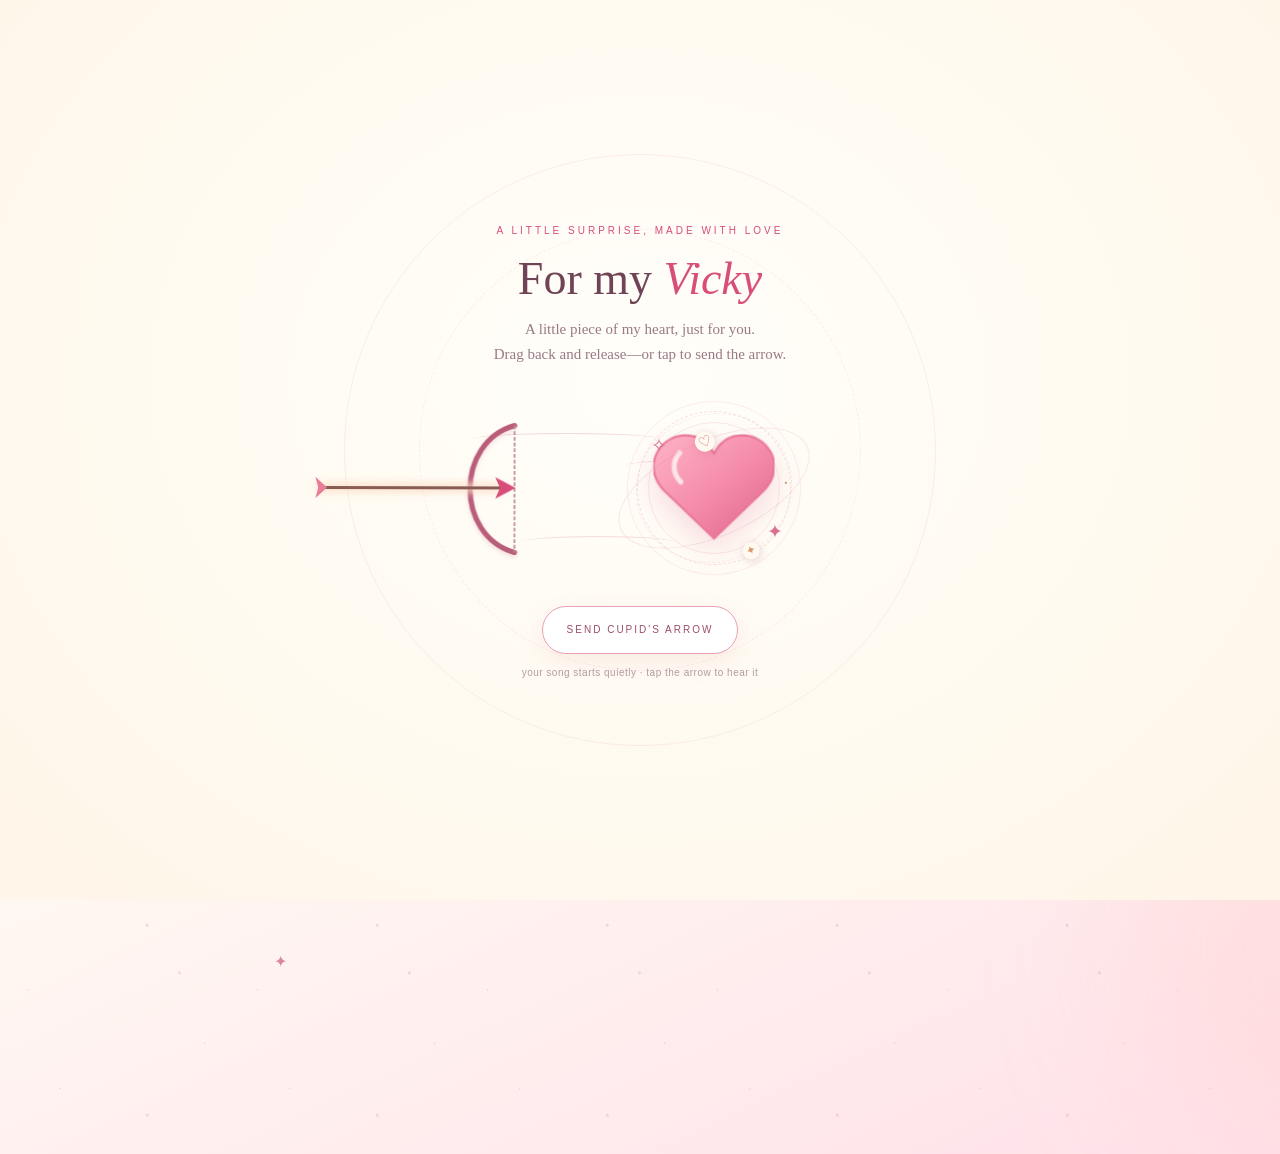
<file: index.html>
<!doctype html>
<html lang="en">
<head>
  <meta charset="utf-8">
  <meta name="viewport" content="width=device-width, initial-scale=1">
  <meta name="theme-color" content="#fffaf0">
  <meta name="description" content="A little love letter for Victoria, made with all my heart.">
  <title>For Victoria, with love</title>
  <link rel="stylesheet" href="style.css">
</head>
<body>
  <section class="intro" id="intro" aria-label="A surprise for Vicky">
    <div class="intro-card">
      <p class="intro-kicker">a little surprise, made with love</p>
      <h2 class="intro-title">For my <span>Vicky</span></h2>
      <p class="intro-copy">A little piece of my heart, just for you.<br>Drag back and release—or tap to send the arrow.</p>
      <div class="shooting-stage" id="shooting-stage" aria-label="Drag back on the bow to feel the breeze and shoot Cupid's arrow">
        <span class="wind-ribbon wind-ribbon-one"></span>
        <span class="wind-ribbon wind-ribbon-two"></span>
        <span class="wind-ribbon wind-ribbon-three"></span>
        <svg class="bow" viewBox="0 0 90 150">
          <path class="bow-curve" d="M75 8 C12 26 12 124 75 142"/>
          <path class="bow-string" d="M75 8 L75 142"/>
        </svg>
        <svg class="arrow" viewBox="0 0 210 36">
          <path class="arrow-glow" d="M7 18 H194"/>
          <path class="arrow-shaft" d="M7 18 H194"/>
          <path class="arrow-head" d="M208 18 L187 7 L192 18 L187 29 Z"/>
          <path class="arrow-feather" d="M14 18 L2 7 L5 18 L2 29 Z"/>
        </svg>
        <span class="heart-aura" aria-hidden="true"></span>
        <span class="heart-orbit heart-orbit-one" aria-hidden="true"><i>♡</i></span>
        <span class="heart-orbit heart-orbit-two" aria-hidden="true"><i>✦</i></span>
        <span class="heart-sparkle heart-sparkle-one" aria-hidden="true">✧</span>
        <span class="heart-sparkle heart-sparkle-two" aria-hidden="true">✦</span>
        <span class="heart-sparkle heart-sparkle-three" aria-hidden="true">·</span>
        <svg class="heart-target" viewBox="0 0 120 112">
          <defs>
            <clipPath id="heart-left-clip"><rect x="0" y="0" width="60" height="112"/></clipPath>
            <clipPath id="heart-right-clip"><rect x="60" y="0" width="60" height="112"/></clipPath>
            <linearGradient id="heart-gloss" x1="0" y1="0" x2="1" y2="1">
              <stop offset="0%" stop-color="#ffb5c8"/>
              <stop offset="52%" stop-color="#f58cab"/>
              <stop offset="100%" stop-color="#df6489"/>
            </linearGradient>
          </defs>
          <g class="heart-half heart-left" clip-path="url(#heart-left-clip)">
            <path class="heart-fill" fill="url(#heart-gloss)" d="M60 106 11 59C-14 34 8 0 36 4c11 1 19 8 24 18C65 12 73 5 84 4c28-4 50 30 25 55z"/>
            <path class="heart-shine" d="M26 21c-8 9-7 21 1 29" fill="none" stroke="#fff8f1" stroke-linecap="round" stroke-width="5"/>
          </g>
          <g class="heart-half heart-right" clip-path="url(#heart-right-clip)">
            <path class="heart-fill" fill="url(#heart-gloss)" d="M60 106 11 59C-14 34 8 0 36 4c11 1 19 8 24 18C65 12 73 5 84 4c28-4 50 30 25 55z"/>
          </g>
          <path class="heart-crack" d="m60 25-7 13 9 10-8 12 9 11-7 13" fill="none" stroke="#fff8f1" stroke-linecap="round" stroke-linejoin="round" stroke-width="2.5"/>
        </svg>
        <span class="impact-flash"></span>
      </div>
      <button class="open-button" id="open" type="button">Send Cupid's arrow</button>
      <p class="intro-footnote">your song starts quietly · tap the arrow to hear it</p>
    </div>
  </section>

  <main class="page" id="page" aria-label="Our love story">
    <span id="home" class="route-anchor" aria-hidden="true"></span>
    <div class="ambient" aria-hidden="true">
      <div class="glow glow-one"></div>
      <div class="glow glow-two"></div>
    </div>
    <div class="sparkles" id="sparkles" aria-hidden="true"></div>
    <div class="heart-rain" id="heart-rain" aria-hidden="true"></div>
    <div class="content" id="home-view">
      <p class="eyebrow">to the girl who has my whole heart</p>
      <h1>My Victoria<span>my Vicky</span></h1>
      <p class="for-you">Every love song somehow sounds like you ♡</p>
      <div class="heart-ornament" aria-hidden="true">♥</div>

      <section class="letter" aria-label="A letter for Victoria">
        <p class="letter-label">a note from my heart</p>
        <p class="message">I miss you <em>every second in my life.</em><br>I love you soooo much and forever.<br>You have always been in my mind.</p>
        <p class="signature">All my love, always<strong>your biggest admirer zyad ♡</strong></p>
        <p class="promise">Wherever life takes us, you'll always have a home in my heart.</p>
        <p class="promise romantic-note">If I could choose one place to be, it would be right beside you. Until then, every heartbeat is another little reminder that I love you, Vicky.</p>
      </section>

      <section class="player" id="player" data-playing="false" aria-label="Music player">
        <button class="play-button" id="play" type="button" aria-label="Play A Thousand Years">▶</button>
        <div class="track">
          <span class="track-title">A Thousand Years</span>
          <span class="track-artist">CHRISTINA PERRI · JUST FOR YOU</span>
        </div>
        <span class="sound" aria-hidden="true">♫</span>
        <div class="progress-row">
          <span id="current-time">0:00</span>
          <input class="progress" id="progress" type="range" min="0" max="100" value="0" aria-label="Song position">
          <span id="duration">0:00</span>
        </div>
        <p class="music-note" id="music-note" aria-live="polite">A song for my forever person. Press play to listen ♡</p>
      </section>

      <p class="footer">No matter the distance, <span>my heart is always with you.</span></p>
      <button class="kiss-button" id="kiss" type="button">send a little love ♡</button>
      <a class="journey-link" id="story-link" href="#our-story">
        <span class="journey-icon" aria-hidden="true">✧</span>
        <span class="journey-copy"><strong>There's more I want to tell you</strong><small>Our 49 days, and all the tomorrows ♡</small></span>
        <span class="journey-arrow" aria-hidden="true">→</span>
      </a>
    </div>
    <section class="story-view" id="our-story" aria-labelledby="story-title">
      <nav class="story-nav" aria-label="Story navigation">
        <a class="back-link" id="home-link" href="#home">← Back to my letter</a>
        <button class="story-music" id="story-play" type="button" aria-label="Pause A Thousand Years">
          <span class="story-music-icon" aria-hidden="true">♫</span>
          <span id="story-music-label">Your song is playing</span>
          <span class="story-music-toggle" id="story-music-toggle" aria-hidden="true">Ⅱ</span>
        </button>
      </nav>

      <header class="story-hero story-reveal">
        <div class="orbit-heart" aria-hidden="true"><span>♥</span></div>
        <p class="story-eyebrow">a little time capsule, made just for us</p>
        <h2 id="story-title">49 Days <span>of Us</span></h2>
        <p class="story-date">September 24 <i>✧</i> November 12</p>
        <p class="story-intro">The world kept changing. The best thing in mine stayed the same: <em>you.</em></p>
        <a class="discover-link" href="#our-moments">come wander through our story <span>↓</span></a>
      </header>

      <section class="story-stats" aria-label="Our time together">
        <article class="stat-card story-reveal">
          <span class="stat-number">49</span>
          <span class="stat-caption">days of choosing us</span>
          <span class="stat-decoration" aria-hidden="true">♡</span>
        </article>
        <article class="stat-card story-reveal">
          <span class="stat-number">2</span>
          <span class="stat-caption">hearts, always connected</span>
          <span class="stat-decoration" aria-hidden="true">♡</span>
        </article>
        <article class="stat-card story-reveal">
          <span class="stat-number">∞</span>
          <span class="stat-caption">tomorrows I want with you</span>
          <span class="stat-decoration" aria-hidden="true">♡</span>
        </article>
      </section>

      <section class="moments-section" id="our-moments" aria-labelledby="moments-title">
        <header class="section-heading story-reveal">
          <p class="story-eyebrow">the world kept turning</p>
          <h3 id="moments-title">And we kept <em>choosing each other.</em></h3>
          <p>So many things changed out there. Here's a little snapshot of the world during our first 49 days.</p>
        </header>
        <div class="moments-timeline">
          <article class="moment-card story-reveal">
            <span class="moment-icon" aria-hidden="true">🪐</span>
            <div><p class="moment-label">A little farther away</p><h4>The universe had more to tell</h4><p>Scientists made new discoveries about planets and black holes, reminding us how wonderfully vast the universe can be.</p></div>
          </article>
          <article class="moment-card story-reveal">
            <span class="moment-icon" aria-hidden="true">🚀</span>
            <div><p class="moment-label">A little farther ahead</p><h4>A new record on Mars</h4><p>NASA's Mars explorers pushed a driving record even farther across the red planet.</p></div>
          </article>
          <article class="moment-card story-reveal">
            <span class="moment-icon" aria-hidden="true">🌙</span>
            <div><p class="moment-label">A little closer to the Moon</p><h4>Something new among the stars</h4><p>A new lunar mineral made the Moon feel full of fresh mysteries waiting to be found.</p></div>
          </article>
          <article class="moment-card story-reveal">
            <span class="moment-icon" aria-hidden="true">📱</span>
            <div><p class="moment-label">New things in our hands</p><h4>Technology took another step</h4><p>The iPhone 18 arrived with new technology, and the world found even more ways to stay connected.</p></div>
          </article>
          <article class="moment-card story-reveal">
            <span class="moment-icon" aria-hidden="true">🤖</span>
            <div><p class="moment-label">The future kept unfolding</p><h4>AI grew a little smarter</h4><p>New ideas in artificial intelligence kept turning science fiction into something closer to everyday life.</p></div>
          </article>
          <article class="moment-card story-reveal">
            <span class="moment-icon" aria-hidden="true">🚕</span>
            <div><p class="moment-label">Dreams taking flight</p><h4>Flying cars felt closer</h4><p>The dream of flying cars kept moving toward reality, making tomorrow feel full of possibility.</p></div>
          </article>
          <article class="moment-card story-reveal">
            <span class="moment-icon" aria-hidden="true">☀️</span>
            <div><p class="moment-label">A little wonder above us</p><h4>The Sun kept its secrets</h4><p>Scientists spotted mysterious things happening on the Sun, a reminder that even our closest star can still surprise us.</p></div>
          </article>
        </div>
      </section>

      <section class="distance-note story-reveal">
        <div class="distance-stars" aria-hidden="true">✦　·　♡　·　✦</div>
        <p class="story-eyebrow">even from far away</p>
        <h3>Miles apart.<br><em>Never far from my heart.</em></h3>
        <p>Distance, time, and difficult days can stretch the miles between us, but they will never change what we have. In every quiet moment, every little good morning, every song that makes me think of you—I'm choosing you, again and again.</p>
        <div class="distance-signature">right here, loving you <span>♥</span></div>
      </section>

      <section class="forever-card story-reveal">
        <span class="forever-flower" aria-hidden="true">❀</span>
        <p class="story-eyebrow">not just a chapter</p>
        <h3>I want us to be<br><em>the whole story.</em></h3>
        <p>Through every change, every challenge, every distance, and every tomorrow. I don't want to be just a chapter in your life—I want to write all the pages beside you.</p>
        <p class="forever-promise">No matter what happens,<br><strong>it's you and me.</strong></p>
        <div class="forever-days">Not just for 49 days. <span>For a lifetime.</span></div>
        <div class="forever-confetti" aria-hidden="true"><i>♡</i><i>✧</i><i>♥</i><i>✦</i><i>♡</i></div>
      </section>

      <footer class="story-footer story-reveal">
        <p>Thank you for being my favorite hello,<br>my sweetest thought, and my always.</p>
        <h3>All my love, <em>Vicky.</em></h3>
        <a class="back-to-top" href="#our-story">back to the beginning ↑</a>
      </footer>
    </section>
    <audio id="song" preload="auto" autoplay muted playsinline loop>
      <source src="Thouthand.mp3" type="audio/mpeg">
    </audio>
  </main>
  <script src="script.js" defer></script>
</body>
</html>
</file>
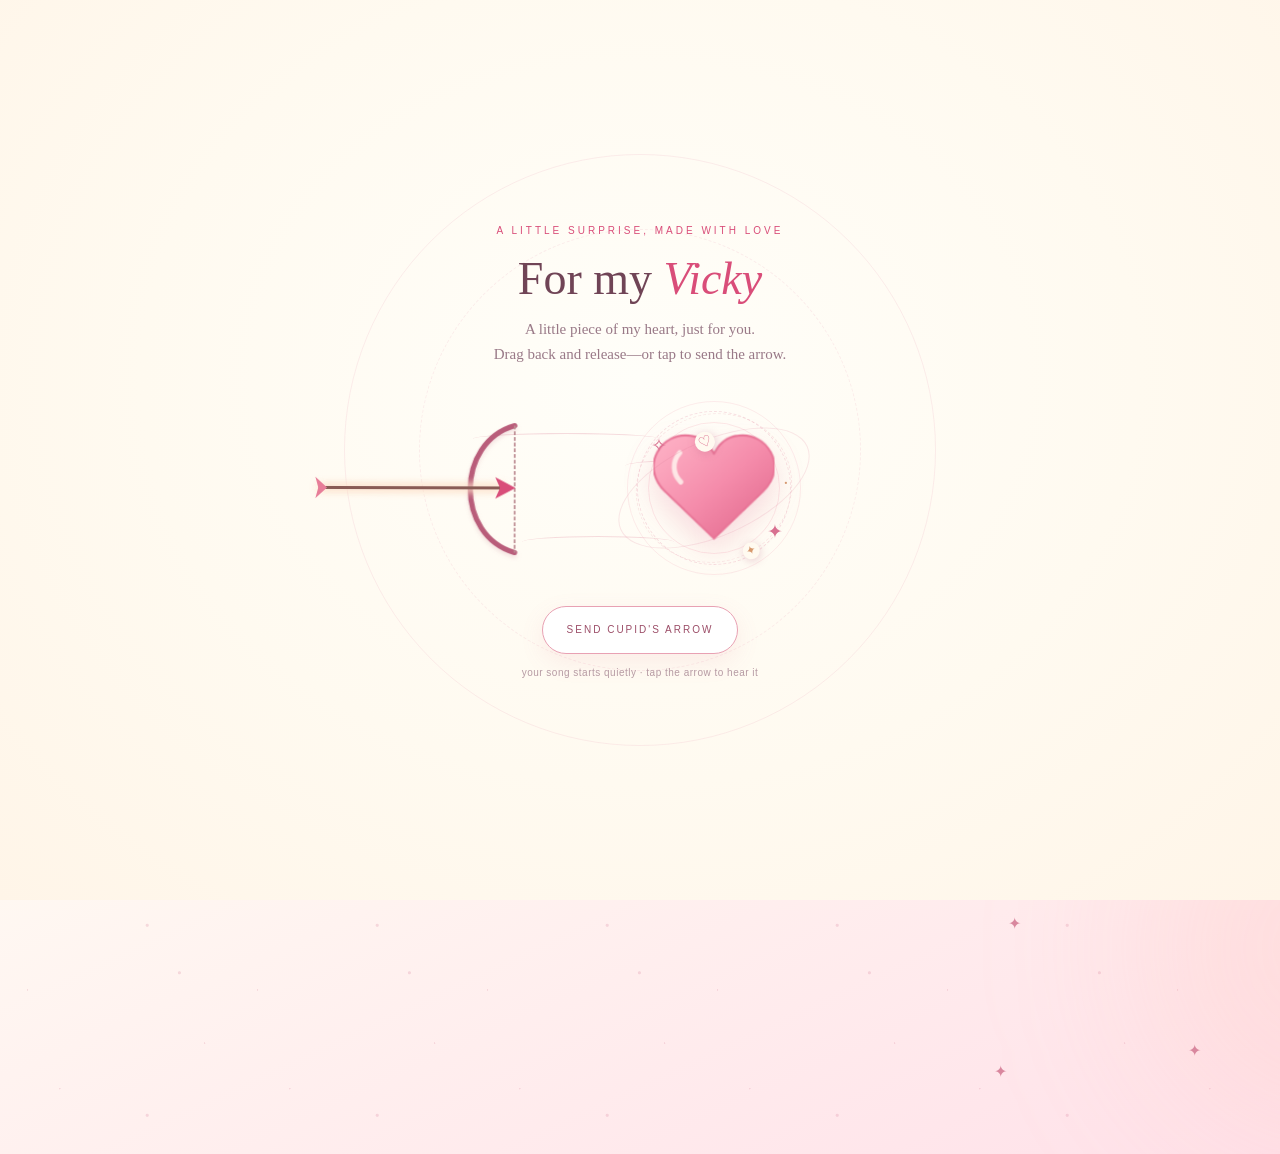
<file: i_love_you.html>
<!doctype html>
<html lang="en">
<head>
  <meta charset="utf-8">
  <meta name="viewport" content="width=device-width, initial-scale=1">
  <meta name="robots" content="noindex">
  <meta http-equiv="refresh" content="0; url=index.html">
  <title>Taking you to Victoria's love letter</title>
  <script>window.location.replace("index.html");</script>
</head>
<body>
  <p>This love letter has moved. <a href="index.html">Open Victoria's letter</a>.</p>
</body>
</html>
</file>
<file: style.css>
:root {
  color-scheme: light;
  --pink: #f27b9e;
  --pink-deep: #d94d79;
  --pink-soft: #ffb4c7;
  --rosewater: #fff0f3;
  --vanilla: #fffaf0;
  --ink: #663b4d;
  --muted: #9c7181;
}

* {
  box-sizing: border-box;
}

html {
  min-height: 100%;
  scroll-behavior: smooth;
}

body {
  min-width: 320px;
  min-height: 100vh;
  margin: 0;
  overflow-x: hidden;
  background: #fff3f5;
  color: var(--ink);
  font-family: Georgia, "Times New Roman", serif;
}

button,
input {
  font: inherit;
}

button:focus-visible,
input:focus-visible {
  outline: 3px solid #d94d79;
  outline-offset: 4px;
}

.intro {
  position: fixed;
  z-index: 20;
  inset: 0;
  display: grid;
  overflow: hidden;
  place-items: center;
  padding: 24px;
  background:
    radial-gradient(ellipse at 50% 42%, #fffef9 0, #fffaf0 55%, #fff5e8 100%);
  text-align: center;
  transition: opacity 900ms ease, visibility 900ms ease;
}

.intro::before,
.intro::after {
  position: absolute;
  width: min(74vw, 590px);
  aspect-ratio: 1;
  border: 1px solid #e89bb22c;
  border-radius: 50%;
  content: "";
  pointer-events: none;
  animation: halo-turn 38s linear infinite;
}

.intro::after {
  width: min(56vw, 440px);
  border-style: dashed;
  animation-direction: reverse;
  animation-duration: 55s;
}

.intro.is-opening {
  pointer-events: none;
}

.intro.is-gone {
  visibility: hidden;
  opacity: 0;
}

.intro-card {
  position: relative;
  z-index: 1;
  display: grid;
  justify-items: center;
  width: min(100%, 560px);
  gap: 12px;
  animation: welcome-in 900ms both;
}

.intro-kicker,
.eyebrow {
  margin: 0;
  color: var(--pink-deep);
  font: 10px/1.6 Arial, sans-serif;
  letter-spacing: 3px;
  text-transform: uppercase;
}

.intro-title {
  margin: 1px 0 0;
  color: #704456;
  font-size: clamp(29px, 6vw, 46px);
  font-weight: 400;
}

.intro-title span {
  color: var(--pink-deep);
  font-style: italic;
}

.intro-copy {
  max-width: 355px;
  margin: 0;
  color: #997987;
  font-size: 15px;
  line-height: 1.7;
}

.shooting-stage {
  position: relative;
  width: min(88vw, 490px);
  height: clamp(160px, 31vw, 210px);
  margin: 3px 0 0;
  cursor: crosshair;
  touch-action: none;
  user-select: none;
  -webkit-user-select: none;
}

.wind-ribbon {
  position: absolute;
  z-index: 0;
  left: 16%;
  width: 38%;
  height: 12px;
  border-top: 1px solid #e6a3b399;
  border-radius: 50%;
  opacity: .62;
  pointer-events: none;
  transform: translate3d(var(--gust-x, 0px), var(--gust-y, 0px), 0);
  animation: breeze-flow var(--duration, 2.8s) ease-in-out var(--delay, 0s) infinite alternate;
}

.wind-ribbon-one { top: 24%; }
.wind-ribbon-two { top: 73%; left: 26%; width: 31%; }
.wind-ribbon-three { top: 37%; left: 47%; width: 24%; }

.bow {
  position: absolute;
  top: 50%;
  left: 9%;
  width: clamp(70px, 17vw, 91px);
  height: 142px;
  overflow: visible;
  transform: translate3d(var(--bow-x, 0px), var(--bow-y, 0px), 0) translateY(-50%) rotate(var(--bow-tilt, 0deg));
  transform-origin: 75px 75px;
  will-change: transform;
}

.bow-curve {
  fill: none;
  stroke: #b95d7a;
  stroke-linecap: round;
  stroke-width: 5.5;
  filter: drop-shadow(0 3px 2px #bd67812c);
}

.bow-string {
  fill: none;
  stroke: #bd8c92;
  stroke-width: 1.8;
  stroke-dasharray: 4 2;
}

.shooting-stage.is-drawing .bow-curve {
  stroke: #d34f78;
  filter: drop-shadow(0 0 7px #ec759578);
}

.shooting-stage.is-drawing .bow-string {
  stroke: #d44c77;
  stroke-width: 2.4;
}

.heart-target {
  position: absolute;
  top: 50%;
  left: 65%;
  width: clamp(88px, 20vw, 121px);
  height: auto;
  overflow: visible;
  transform: translate(-50%, -50%);
  filter: drop-shadow(0 13px 15px #d94d7930);
  animation: heart-beat 1.65s ease-in-out infinite;
  will-change: transform;
}

.heart-aura {
  position: absolute;
  top: 50%;
  left: 65%;
  width: clamp(130px, 30vw, 174px);
  aspect-ratio: 1;
  border: 1px solid #e77a9a23;
  border-radius: 50%;
  pointer-events: none;
  transform: translate(-50%, -50%);
  animation: aura-breathe 3s ease-in-out infinite;
}

.heart-aura::before,
.heart-aura::after {
  position: absolute;
  inset: 9px;
  border: 1px dashed #db739337;
  border-radius: inherit;
  content: "";
  animation: halo-turn 18s linear infinite;
}

.heart-aura::after {
  inset: 20px;
  border-style: solid;
  border-color: #ef9caf38;
  animation-direction: reverse;
  animation-duration: 13s;
}

.shooting-stage.is-drawing .heart-aura {
  border-color: #d65b817a;
  animation-duration: .8s;
}

.heart-orbit {
  position: absolute;
  z-index: 1;
  top: 50%;
  left: 65%;
  width: clamp(150px, 35vw, 205px);
  height: clamp(68px, 16vw, 96px);
  border: 1px solid #da77932b;
  border-radius: 50%;
  pointer-events: none;
  transform: translate(-50%, -50%) rotate(-24deg);
  animation: heart-orbit-turn 8s linear infinite;
}

.heart-orbit-two {
  width: clamp(116px, 27vw, 158px);
  height: clamp(112px, 25vw, 148px);
  border-color: #e6a0ad38;
  border-style: dashed;
  animation-direction: reverse;
  animation-duration: 12s;
}

.heart-orbit i {
  position: absolute;
  top: -9px;
  left: 50%;
  display: grid;
  width: 20px;
  height: 20px;
  place-items: center;
  border-radius: 50%;
  background: #fffaf0;
  box-shadow: 0 2px 9px #bd63834c;
  color: #d65b81;
  font-size: 15px;
  font-style: normal;
}

.heart-orbit-two i {
  top: auto;
  bottom: -8px;
  width: 17px;
  height: 17px;
  color: #d7996d;
  font-size: 12px;
}

.heart-sparkle {
  position: absolute;
  z-index: 1;
  top: 50%;
  left: 65%;
  color: #d87090;
  font-size: 19px;
  pointer-events: none;
  animation: heart-twinkle 1.8s ease-in-out infinite;
}

.heart-sparkle-one { margin: -54px 0 0 -63px; }
.heart-sparkle-two { margin: 32px 0 0 53px; animation-delay: -.6s; }
.heart-sparkle-three { margin: -16px 0 0 70px; color: #d69a72; animation-delay: -1.1s; }

.heart-fill {
  fill: url(#heart-gloss);
  stroke: #e87496;
  stroke-width: 2;
  stroke-linejoin: round;
}

.heart-shine {
  fill: none;
  opacity: .8;
  stroke-dasharray: 48;
  stroke-dashoffset: 0;
  animation: heart-shine-sweep 2.8s ease-in-out infinite;
}

.heart-half {
  transform-box: view-box;
  transform-origin: 60px 56px;
  will-change: transform, opacity;
}

.heart-crack {
  opacity: 0;
  filter: drop-shadow(0 0 3px #fff8f1);
}

.arrow {
  position: absolute;
  z-index: 2;
  top: calc(50% + var(--arrow-y, 0px));
  left: calc(25% + var(--arrow-x, 0px));
  width: clamp(148px, 36vw, 205px);
  height: 35px;
  overflow: visible;
  transform: translate(calc(-100% + var(--arrow-pull, 0px)), -50%) rotate(var(--arrow-angle, 0deg));
  transform-origin: 100% 50%;
  will-change: transform;
}

.arrow-glow {
  fill: none;
  stroke: #fff3d4;
  stroke-linecap: round;
  stroke-width: 8;
  opacity: .8;
  filter: blur(4px);
}

.arrow-shaft {
  stroke: #895b55;
  stroke-linecap: round;
  stroke-width: 3.2;
  filter: drop-shadow(0 0 5px #f4a8a5bb);
}

.arrow-head {
  fill: #d94d79;
}

.arrow-feather {
  fill: #e77d98;
}

.intro.is-firing .arrow {
  animation: arrow-strike var(--flight-time, 900ms) cubic-bezier(.16, .86, .28, 1) forwards;
}

.intro.is-hit .heart-target {
  animation: heart-impact 440ms cubic-bezier(.16, .9, .28, 1) both;
}

.intro.is-hit .heart-left {
  animation: heart-split-left 1.12s cubic-bezier(.16, .72, .24, 1) 100ms both;
}

.intro.is-hit .heart-right {
  animation: heart-split-right 1.12s cubic-bezier(.16, .72, .24, 1) 100ms both;
}

.intro.is-hit .heart-crack {
  animation: crack-flash 540ms ease-out both;
}

.intro.is-hit .heart-aura,
.intro.is-hit .heart-orbit,
.intro.is-hit .heart-sparkle {
  animation: impact-dissolve 450ms ease-out both;
}

.intro.is-hit .heart-shine {
  animation: shine-flash 450ms ease-out both;
}

.intro.is-hit .intro-card > :not(.shooting-stage) {
  animation: fade-for-reveal 650ms ease 300ms both;
}

.shooting-stage.is-drawing .arrow {
  filter: drop-shadow(0 0 8px #f27b9e8c);
}

.impact-flash {
  position: absolute;
  z-index: 3;
  top: 50%;
  left: 65%;
  width: 20px;
  height: 20px;
  border: 2px solid #fff4d8;
  border-radius: 50%;
  opacity: 0;
  pointer-events: none;
  transform: translate(-50%, -50%) scale(.3);
}

.intro.is-hit .impact-flash {
  animation: impact-flash 980ms ease-out both;
}

.intro.is-hit .shooting-stage::after {
  position: absolute;
  z-index: 2;
  top: 50%;
  left: 65%;
  color: #d94d79;
  content: "✦";
  font-size: 41px;
  pointer-events: none;
  animation: impact-star 1050ms ease-out both;
}

.intro.is-firing .bow-curve {
  animation: bow-limb-release 650ms cubic-bezier(.16, .82, .25, 1) both;
}

.intro.is-firing .arrow-shaft {
  animation: arrow-light 900ms ease-out both;
}

.open-button {
  display: inline-flex;
  align-items: center;
  justify-content: center;
  min-height: 48px;
  margin-top: 1px;
  padding: 0 24px;
  border: 1px solid #e8a1b3;
  border-radius: 999px;
  background: #fff;
  box-shadow: 0 8px 24px #d96f8c1c;
  color: #9c4e68;
  cursor: pointer;
  font: 10px Arial, sans-serif;
  letter-spacing: 2px;
  text-transform: uppercase;
  transition: transform 220ms ease, background 220ms ease, box-shadow 220ms ease;
}

.open-button:hover:not(:disabled) {
  transform: translateY(-2px);
  background: #fff2f5;
  box-shadow: 0 12px 30px #d96f8c34;
}

.open-button:disabled {
  cursor: default;
}

.intro-footnote {
  margin: 1px 0 0;
  color: #b69aa3;
  font: 10px Arial, sans-serif;
  letter-spacing: .5px;
  transition: opacity 250ms ease;
}

.intro.is-drawing .intro-footnote {
  color: #a64d6a;
}

.page {
  position: relative;
  min-height: 100svh;
  isolation: isolate;
  overflow: hidden;
  background:
    radial-gradient(ellipse at 50% 0, #ffdae4 0, transparent 47%),
    linear-gradient(155deg, #fff0f3 0%, #fff8f2 51%, #ffe1e9 100%);
}

.page::before {
  position: absolute;
  z-index: -1;
  inset: 0;
  background-image:
    radial-gradient(1px 1px at 12% 21%, #d57b9638 55%, transparent),
    radial-gradient(2px 2px at 78% 12%, #d57b963b 55%, transparent),
    radial-gradient(1px 1px at 89% 49%, #d57b9638 55%, transparent),
    radial-gradient(1px 1px at 26% 73%, #d57b9638 55%, transparent),
    radial-gradient(2px 2px at 64% 87%, #d57b963b 55%, transparent);
  background-size: 230px 190px;
  content: "";
  pointer-events: none;
}

.ambient,
.sparkles,
.heart-rain {
  position: absolute;
  inset: 0;
  overflow: hidden;
  pointer-events: none;
}

.glow {
  position: absolute;
  width: 390px;
  aspect-ratio: 1;
  border-radius: 50%;
  background: #f57fa320;
  filter: blur(80px);
  animation: glow-drift 9s ease-in-out infinite alternate;
}

.glow-one {
  top: 5%;
  left: -250px;
}

.glow-two {
  right: -250px;
  bottom: 1%;
  background: #ffb5a82e;
  animation-delay: -4s;
}

.content {
  position: relative;
  z-index: 1;
  width: min(100% - 36px, 760px);
  margin: auto;
  padding: clamp(43px, 8vh, 78px) 0 34px;
  text-align: center;
  opacity: 0;
  transform: translateY(18px);
  transition: opacity 850ms ease, transform 850ms cubic-bezier(.2, .75, .3, 1);
}

.page.is-revealed .content {
  opacity: 1;
  transform: translateY(0);
}

.eyebrow {
  margin-bottom: 15px;
  color: #b94d70;
  animation: rise-in 800ms 160ms both;
}

h1 {
  margin: 0;
  color: #794054;
  font-size: clamp(59px, 12vw, 104px);
  font-weight: 400;
  line-height: .9;
  letter-spacing: -4px;
  text-shadow: 0 6px 26px #e7799618;
  animation: rise-in 850ms 260ms both;
}

h1 span {
  display: block;
  margin-top: 9px;
  color: #d65b81;
  font-size: .78em;
  font-style: italic;
  letter-spacing: -2px;
}

.for-you {
  margin: 17px 0 0;
  color: #916274;
  font-size: 16px;
  font-style: italic;
  letter-spacing: .5px;
  animation: rise-in 850ms 380ms both;
}

.heart-ornament {
  display: flex;
  align-items: center;
  justify-content: center;
  gap: 13px;
  margin: 23px 0;
  color: #e36c8e;
  font-size: 17px;
  animation: rise-in 850ms 480ms both;
}

.heart-ornament::before,
.heart-ornament::after {
  width: 55px;
  height: 1px;
  background: linear-gradient(90deg, transparent, #df8da4a6);
  content: "";
}

.heart-ornament::after {
  transform: rotate(180deg);
}

.letter {
  position: relative;
  max-width: 620px;
  margin: 0 auto;
  padding: clamp(25px, 6vw, 42px);
  border: 1px solid #e9a2b743;
  border-radius: 5px;
  background: linear-gradient(140deg, #fffefaed, #fff8f8e8);
  box-shadow: 0 20px 70px #ad5a731c, inset 0 1px #fff;
  animation: rise-in 900ms 560ms both;
}

.letter::before,
.letter::after {
  position: absolute;
  width: 27px;
  height: 27px;
  border-color: #df839d;
  border-style: solid;
  content: "";
  opacity: .75;
}

.letter::before {
  top: 10px;
  left: 10px;
  border-width: 1px 0 0 1px;
}

.letter::after {
  right: 10px;
  bottom: 10px;
  border-width: 0 1px 1px 0;
}

.letter-label {
  margin: 0 0 15px;
  color: #b65b76;
  font: 10px Arial, sans-serif;
  letter-spacing: 3px;
  text-transform: uppercase;
}

.message {
  margin: 0;
  color: #704558;
  font-size: clamp(19px, 4vw, 25px);
  line-height: 1.75;
}

.message em {
  color: #ce567a;
  font-style: italic;
}

.signature {
  margin: 21px 0 0;
  color: #987283;
  font-size: 15px;
  font-style: italic;
}

.signature strong {
  display: block;
  margin-top: 7px;
  color: #9f4968;
  font-size: 20px;
  font-weight: 400;
}

.promise {
  margin: 20px auto 0;
  color: #a16e7f;
  font-size: 13px;
  font-style: italic;
  line-height: 1.7;
}

.romantic-note {
  max-width: 480px;
  margin-top: 12px;
  color: #915c70;
  font-size: 14px;
}

.player {
  display: grid;
  grid-template-columns: 49px 1fr auto;
  align-items: center;
  gap: 13px;
  max-width: 500px;
  margin: 25px auto 0;
  padding: 13px 16px;
  border: 1px solid #e9a2b750;
  border-radius: 14px;
  background: #fffdfbe8;
  box-shadow: 0 12px 38px #ad5a7314;
  animation: rise-in 900ms 680ms both;
}

.play-button {
  display: grid;
  width: 46px;
  height: 46px;
  place-items: center;
  border: 1px solid #d65b81;
  border-radius: 50%;
  background: #e97697;
  box-shadow: 0 4px 15px #dc6d8d45;
  color: white;
  cursor: pointer;
  font: 16px Arial, sans-serif;
  transition: transform 200ms ease, box-shadow 200ms ease;
}

.play-button:hover {
  transform: scale(1.08);
  box-shadow: 0 6px 20px #dc6d8d6b;
}

.track {
  min-width: 0;
  text-align: left;
}

.track-title {
  display: block;
  overflow: hidden;
  color: #704558;
  font-size: 14px;
  text-overflow: ellipsis;
  white-space: nowrap;
}

.track-artist {
  display: block;
  margin-top: 4px;
  color: #a17d8c;
  font: 10px Arial, sans-serif;
  letter-spacing: .8px;
}

.sound {
  color: #d85e83;
  font-size: 16px;
  animation: sound-wave 900ms ease-in-out infinite alternate;
}

.player[data-playing="false"] .sound {
  opacity: .5;
  animation-play-state: paused;
}

.progress-row {
  display: flex;
  grid-column: 1 / -1;
  align-items: center;
  gap: 10px;
  margin-top: -1px;
  color: #997888;
  font: 10px Arial, sans-serif;
}

.progress {
  width: 100%;
  height: 4px;
  border-radius: 9px;
  background: linear-gradient(90deg, #df6688 var(--progress, 0%), #efdde2 var(--progress, 0%));
  cursor: pointer;
  appearance: none;
}

.progress::-webkit-slider-thumb {
  width: 11px;
  height: 11px;
  border: 0;
  border-radius: 50%;
  background: #d9547b;
  box-shadow: 0 0 6px #dc6b8c76;
  appearance: none;
}

.progress::-moz-range-thumb {
  width: 11px;
  height: 11px;
  border: 0;
  border-radius: 50%;
  background: #d9547b;
  box-shadow: 0 0 6px #dc6b8c76;
}

.music-note {
  grid-column: 1 / -1;
  margin: 0;
  color: #9d7a89;
  font: 11px/1.5 Arial, sans-serif;
}

.music-note.error {
  color: #b7375c;
}

.footer {
  margin: 22px 0 0;
  color: #966c7d;
  font-size: 13px;
  font-style: italic;
  letter-spacing: .3px;
  animation: rise-in 900ms 780ms both;
}

.footer span {
  color: #c64f75;
}

.kiss-button {
  margin-top: 15px;
  padding: 8px 14px;
  border: 0;
  border-radius: 999px;
  background: #fffdfbb5;
  color: #a95470;
  cursor: pointer;
  font: 10px Arial, sans-serif;
  letter-spacing: 1px;
  transition: background 180ms ease, transform 180ms ease;
}

.kiss-button:hover {
  transform: translateY(-1px);
  background: #fff;
}

.sparkle {
  position: absolute;
  color: #d9879e;
  pointer-events: none;
  animation: twinkle var(--duration) ease-in-out var(--delay) infinite alternate;
}

.sparkle::before {
  content: "✦";
}

.floating-heart {
  position: fixed;
  z-index: 3;
  bottom: -40px;
  left: var(--x);
  color: var(--color);
  font-size: var(--size);
  opacity: 0;
  pointer-events: none;
  animation: float-up var(--duration) linear forwards;
  filter: drop-shadow(0 2px 5px #d94d7929);
}

.burst-heart {
  position: fixed;
  z-index: 25;
  top: var(--y);
  left: var(--x);
  color: var(--color, #e87596);
  font-size: var(--size);
  pointer-events: none;
  animation: heart-burst var(--duration, 1600ms) cubic-bezier(.16, .72, .24, 1) var(--delay, 0ms) forwards;
}

@keyframes welcome-in {
  from { opacity: 0; transform: translateY(16px); }
  to { opacity: 1; transform: translateY(0); }
}

@keyframes halo-turn {
  to { transform: rotate(360deg); }
}

@keyframes heart-beat {
  0%, 100% { transform: translate(-50%, -50%) scale(1); }
  15% { transform: translate(-50%, -50%) scale(1.08); }
  30% { transform: translate(-50%, -50%) scale(1); }
  45% { transform: translate(-50%, -50%) scale(1.045); }
}

@keyframes aura-breathe {
  0%, 100% { opacity: .42; transform: translate(-50%, -50%) scale(.91); }
  50% { opacity: .92; transform: translate(-50%, -50%) scale(1.09); }
}

@keyframes heart-orbit-turn {
  from { transform: translate(-50%, -50%) rotate(-24deg); }
  to { transform: translate(-50%, -50%) rotate(336deg); }
}

@keyframes heart-twinkle {
  0%, 100% { opacity: .34; transform: scale(.65) rotate(-18deg); }
  48% { opacity: 1; transform: scale(1.3) rotate(15deg); }
}

@keyframes heart-shine-sweep {
  0%, 100% { opacity: .35; stroke-dashoffset: 34; }
  48% { opacity: .95; stroke-dashoffset: 0; }
}

@keyframes shine-flash {
  0% { opacity: .9; }
  100% { opacity: 0; }
}

@keyframes impact-dissolve {
  to { opacity: 0; transform: translate(-50%, -50%) scale(1.45) rotate(24deg); }
}

@keyframes arrow-strike {
  0% { transform: translate(calc(-100% + var(--release-pull, 0px)), -50%) rotate(var(--arrow-angle, 0deg)); }
  58% { transform: translate(13%, calc(-50% - 5px)) rotate(-2deg); }
  72% { transform: translate(8%, calc(-50% + 2px)) rotate(1deg); }
  84% { transform: translate(12%, -50%) rotate(0); }
  100% { transform: translate(10%, -50%) rotate(0); }
}

@keyframes heart-impact {
  0% { transform: translate(-50%, -50%) scale(1); }
  26% { transform: translate(-50%, -50%) scale(1.38) rotate(-8deg); }
  48% { transform: translate(-50%, -50%) scale(.82) rotate(7deg); }
  68% { transform: translate(-50%, -50%) scale(1.2) rotate(-4deg); }
  100% { transform: translate(-50%, -50%) scale(1.04); }
}

@keyframes heart-split-left {
  0% { opacity: 1; transform: translate(0, 0) rotate(0) scale(1); }
  20% { opacity: 1; transform: translate(-5px, -2px) rotate(-7deg) scale(1.14); }
  100% { opacity: 0; transform: translate(clamp(-58px, -12vw, -35px), -28px) rotate(-36deg) scale(.63); }
}

@keyframes heart-split-right {
  0% { opacity: 1; transform: translate(0, 0) rotate(0) scale(1); }
  20% { opacity: 1; transform: translate(5px, -2px) rotate(7deg) scale(1.14); }
  100% { opacity: 0; transform: translate(clamp(35px, 12vw, 58px), -28px) rotate(36deg) scale(.63); }
}

@keyframes crack-flash {
  0%, 15% { opacity: 0; }
  30%, 65% { opacity: 1; }
  100% { opacity: 0; }
}

@keyframes bow-limb-release {
  0% { transform: scaleX(1); }
  24% { transform: scaleX(1.36); }
  55% { transform: scaleX(.86); }
  78% { transform: scaleX(1.1); }
  100% { transform: scaleX(1); }
}

@keyframes arrow-light {
  0% { stroke: #fff4d8; stroke-width: 3.2; }
  38% { stroke: #fff3d4; stroke-width: 5; }
  100% { stroke: #895b55; stroke-width: 3.2; }
}

@keyframes breeze-flow {
  from { opacity: .16; transform: translate3d(calc(var(--gust-x, 0px) - 12px), calc(var(--gust-y, 0px) - 4px), 0) scaleX(.72) rotate(-8deg); }
  to { opacity: .78; transform: translate3d(calc(var(--gust-x, 0px) + 22px), calc(var(--gust-y, 0px) + 5px), 0) scaleX(1.2) rotate(7deg); }
}

@keyframes impact-flash {
  0% { opacity: .95; transform: translate(-50%, -50%) scale(.25); }
  70% { opacity: .7; }
  100% { opacity: 0; transform: translate(-50%, -50%) scale(5.5); }
}

@keyframes impact-star {
  0% { opacity: 0; transform: translate(-50%, -50%) scale(.2) rotate(-35deg); }
  24% { opacity: 1; transform: translate(-50%, -50%) scale(1.2) rotate(25deg); }
  100% { opacity: 0; transform: translate(-50%, -50%) scale(1.8) rotate(65deg); }
}

@keyframes fade-for-reveal {
  to { opacity: 0; transform: translateY(-8px); }
}

@keyframes rise-in {
  from { opacity: 0; transform: translateY(17px); }
  to { opacity: 1; transform: translateY(0); }
}

@keyframes glow-drift {
  to { transform: translate(35px, 22px) scale(1.15); opacity: .75; }
}

@keyframes twinkle {
  from { opacity: .2; transform: scale(.7) rotate(-8deg); }
  to { opacity: .9; transform: scale(1.18) rotate(18deg); }
}

@keyframes sound-wave {
  to { transform: scale(1.32); opacity: .62; }
}

@keyframes float-up {
  0% { opacity: 0; transform: translate3d(0, 0, 0) rotate(-10deg); }
  12% { opacity: .8; }
  85% { opacity: .72; }
  100% { opacity: 0; transform: translate3d(var(--drift), -112vh, 0) rotate(20deg); }
}

@keyframes heart-burst {
  0% { opacity: 0; transform: translate(0, 0) scale(.2) rotate(0); }
  12% { opacity: 1; transform: translate(var(--dx-start), var(--dy-start)) scale(1.22) rotate(var(--turn-start)); }
  58% { opacity: .96; transform: translate(var(--dx), var(--dy)) scale(.9) rotate(var(--turn)); }
  100% { opacity: 0; transform: translate(var(--dx-end), var(--dy-end)) scale(.24) rotate(var(--turn-end)); }
}

@media (max-width: 520px) {
  .intro { padding: 18px; }
  .intro-card { gap: 10px; }
  .shooting-stage { width: 95vw; }
  .bow { left: 5%; }
  .arrow { left: 23%; }
  .heart-target { left: 68%; }
  .content { width: min(100% - 28px, 760px); padding-top: 37px; }
  .eyebrow { letter-spacing: 2px; }
  h1 { letter-spacing: -2px; }
  .letter { padding: 28px 20px; }
  .player { gap: 10px; padding: 12px; }
  .progress-row { gap: 7px; }
}

@media (max-height: 700px) {
  .content { padding-top: 26px; padding-bottom: 24px; }
  .eyebrow { margin-bottom: 9px; }
  .heart-ornament { margin: 16px 0; }
  .letter { padding-top: 23px; padding-bottom: 23px; }
  .message { line-height: 1.58; }
  .player { margin-top: 18px; }
  .footer { margin-top: 16px; }
}

.journey-link {
  display: grid;
  grid-template-columns: 42px 1fr 25px;
  align-items: center;
  gap: 12px;
  width: min(100%, 440px);
  margin: 24px auto 0;
  padding: 14px 16px;
  border: 1px solid #e6a0b541;
  border-radius: 15px;
  background: #fffdfbd9;
  box-shadow: 0 10px 32px #ad5a7312;
  color: #82495e;
  text-align: left;
  text-decoration: none;
  transition: transform 220ms ease, box-shadow 220ms ease, border-color 220ms ease;
}

.journey-link:hover {
  transform: translateY(-3px);
  border-color: #db7f9b9c;
  box-shadow: 0 15px 38px #ad5a7324;
}

.journey-icon {
  display: grid;
  width: 40px;
  height: 40px;
  place-items: center;
  border-radius: 50%;
  background: #ffe8ee;
  color: #d65b81;
  font-size: 24px;
  animation: heart-beat 2.2s ease-in-out infinite;
}

.journey-copy strong,
.journey-copy small {
  display: block;
}

.journey-copy strong {
  font-size: 13px;
  font-weight: 400;
}

.journey-copy small {
  margin-top: 5px;
  color: #a17d8c;
  font: 10px Arial, sans-serif;
  letter-spacing: .3px;
}

.journey-arrow {
  color: #d65b81;
  font-size: 20px;
  transition: transform 220ms ease;
}

.journey-link:hover .journey-arrow {
  transform: translateX(4px);
}

.page.is-story {
  background:
    radial-gradient(ellipse at 50% 4%, #ffdce6 0, transparent 40%),
    linear-gradient(160deg, #fff5f4 0%, #fffaf3 44%, #ffe8ed 100%);
}

.page.is-story .content {
  display: none;
}

.story-view {
  position: relative;
  z-index: 1;
  display: none;
  width: min(100% - 36px, 920px);
  margin: 0 auto;
  padding: 18px 0 56px;
}

.page.is-story .story-view {
  display: block;
  animation: story-page-in 850ms cubic-bezier(.2, .75, .3, 1) both;
}

.story-nav {
  position: relative;
  z-index: 2;
  display: flex;
  align-items: center;
  justify-content: space-between;
  gap: 15px;
  width: min(100%, 790px);
  margin: 0 auto;
}

.back-link {
  color: #a35773;
  font: 11px Arial, sans-serif;
  letter-spacing: .5px;
  text-decoration: none;
  transition: color 180ms ease, transform 180ms ease;
}

.back-link:hover {
  color: #c34670;
  transform: translateX(-3px);
}

.story-music {
  display: inline-flex;
  align-items: center;
  gap: 9px;
  padding: 9px 13px;
  border: 1px solid #e7a4b857;
  border-radius: 999px;
  background: #fffdfbdc;
  box-shadow: 0 5px 20px #ad5a7310;
  color: #9c526c;
  cursor: pointer;
  font: 10px Arial, sans-serif;
  transition: background 180ms ease, transform 180ms ease;
}

.story-music:hover {
  transform: translateY(-2px);
  background: #fff;
}

.story-music-icon {
  color: #d2557a;
  font-size: 14px;
}

.story-music-toggle {
  font-size: 10px;
}

.story-hero {
  position: relative;
  display: grid;
  justify-items: center;
  min-height: 490px;
  align-content: center;
  overflow: hidden;
  padding: 55px 15px 60px;
  text-align: center;
}

.story-hero::before,
.story-hero::after {
  position: absolute;
  top: 50%;
  left: 50%;
  width: min(74vw, 520px);
  aspect-ratio: 1;
  border: 1px solid #de91a72a;
  border-radius: 50%;
  content: "";
  pointer-events: none;
  transform: translate(-50%, -50%);
  animation: halo-turn 38s linear infinite;
}

.story-hero::after {
  width: min(57vw, 395px);
  border-style: dashed;
  animation-direction: reverse;
  animation-duration: 56s;
}

.orbit-heart {
  position: absolute;
  top: 50%;
  left: 50%;
  display: grid;
  width: 160px;
  aspect-ratio: 1;
  place-items: center;
  border: 1px solid #de91a731;
  border-radius: 50%;
  color: #ed88a4;
  font-size: 56px;
  opacity: .16;
  pointer-events: none;
  transform: translate(-50%, -50%);
  animation: heart-orbit-pulse 4s ease-in-out infinite;
}

.orbit-heart::before,
.orbit-heart::after {
  position: absolute;
  inset: -18px;
  border: 1px dashed #df83a135;
  border-radius: 50%;
  content: "";
  animation: halo-turn 22s linear infinite;
}

.orbit-heart::after {
  inset: -41px;
  border-style: solid;
  border-color: #df83a11e;
  animation-direction: reverse;
  animation-duration: 31s;
}

.orbit-heart span {
  animation: heart-beat 1.8s ease-in-out infinite;
}

.story-eyebrow {
  margin: 0 0 13px;
  color: #b94d70;
  font: 10px Arial, sans-serif;
  letter-spacing: 3px;
  text-transform: uppercase;
}

.story-hero > *:not(.orbit-heart) {
  position: relative;
  z-index: 1;
}

.story-hero h2 {
  margin: 4px 0 0;
  color: #794054;
  font-size: clamp(59px, 12vw, 108px);
  font-weight: 400;
  line-height: .96;
  letter-spacing: -4px;
  text-shadow: 0 8px 32px #d563841c;
}

.story-hero h2 span {
  display: block;
  color: #d65b81;
  font-size: .73em;
  font-style: italic;
  letter-spacing: -2px;
}

.story-date {
  display: flex;
  align-items: center;
  gap: 16px;
  margin: 23px 0 0;
  color: #a35b73;
  font: 11px Arial, sans-serif;
  letter-spacing: 1.5px;
  text-transform: uppercase;
}

.story-date i {
  color: #db7a96;
  font-size: 16px;
  font-style: normal;
}

.story-intro {
  max-width: 470px;
  margin: 19px 0 0;
  color: #8f6576;
  font-size: clamp(16px, 3vw, 19px);
  line-height: 1.7;
}

.story-intro em {
  color: #c84f76;
  font-size: 1.16em;
}

.discover-link {
  display: inline-flex;
  align-items: center;
  gap: 12px;
  margin-top: 26px;
  color: #b35370;
  font: 10px Arial, sans-serif;
  letter-spacing: 1.5px;
  text-decoration: none;
  text-transform: uppercase;
}

.discover-link span {
  display: grid;
  width: 28px;
  height: 28px;
  place-items: center;
  border: 1px solid #d87c98;
  border-radius: 50%;
  font-size: 15px;
  animation: bob-down 1.3s ease-in-out infinite;
}

.story-stats {
  display: grid;
  grid-template-columns: repeat(3, minmax(0, 1fr));
  gap: 14px;
  width: min(100%, 740px);
  margin: 10px auto 120px;
}

.stat-card {
  position: relative;
  display: grid;
  min-height: 145px;
  align-content: center;
  justify-items: center;
  overflow: hidden;
  padding: 20px 10px;
  border: 1px solid #e8a7b64f;
  border-radius: 17px;
  background: #fffdfbd9;
  box-shadow: 0 14px 40px #ad5a7310;
  text-align: center;
  transition: transform 250ms ease, box-shadow 250ms ease;
}

.stat-card:hover {
  transform: translateY(-6px);
  box-shadow: 0 19px 44px #ad5a7320;
}

.stat-number {
  color: #cd5d7c;
  font-size: 48px;
  line-height: 1;
}

.stat-caption {
  margin-top: 10px;
  color: #987283;
  font: 10px Arial, sans-serif;
  letter-spacing: .7px;
}

.stat-decoration {
  position: absolute;
  right: 12px;
  bottom: 1px;
  color: #edafbd4d;
  font-size: 43px;
  animation: heart-beat 2.2s ease-in-out infinite;
}

.moments-section {
  width: min(100%, 750px);
  margin: 0 auto;
  scroll-margin-top: 25px;
}

.section-heading {
  max-width: 600px;
  margin: 0 auto 54px;
  text-align: center;
}

.section-heading h3,
.distance-note h3,
.forever-card h3 {
  margin: 0;
  color: #794054;
  font-size: clamp(31px, 6vw, 48px);
  font-weight: 400;
  line-height: 1.15;
}

.section-heading h3 em,
.distance-note h3 em,
.forever-card h3 em {
  color: #d15c7f;
  font-weight: 400;
}

.section-heading > p:last-child {
  max-width: 480px;
  margin: 14px auto 0;
  color: #987585;
  font-size: 14px;
  line-height: 1.7;
}

.moments-timeline {
  position: relative;
  display: grid;
  gap: 19px;
  padding: 4px 0 6px 31px;
}

.moments-timeline::before {
  position: absolute;
  top: 0;
  bottom: 0;
  left: 10px;
  width: 1px;
  background: linear-gradient(180deg, #e286a2 0%, #e8b3bf 78%, transparent 100%);
  content: "";
}

.moment-card {
  position: relative;
  display: grid;
  grid-template-columns: 45px 1fr;
  align-items: start;
  gap: 15px;
  padding: 20px 21px;
  border: 1px solid #e9afbd55;
  border-radius: 14px;
  background: linear-gradient(125deg, #fffefce8, #fffaf7e8);
  box-shadow: 0 9px 28px #ad5a730e;
  transition: transform 250ms ease, box-shadow 250ms ease, border-color 250ms ease;
}

.moment-card::before {
  position: absolute;
  top: 25px;
  left: -27px;
  width: 9px;
  height: 9px;
  border: 2px solid #fff8f4;
  border-radius: 50%;
  background: #d86586;
  box-shadow: 0 0 0 3px #d865862b;
  content: "";
  transition: transform 200ms ease, box-shadow 200ms ease;
}

.moment-card:hover {
  transform: translateX(5px);
  border-color: #df8da4a1;
  box-shadow: 0 14px 35px #ad5a731a;
}

.moment-card:hover::before {
  transform: scale(1.3);
  box-shadow: 0 0 0 6px #d865862b;
}

.moment-icon {
  display: grid;
  width: 42px;
  height: 42px;
  place-items: center;
  border-radius: 13px;
  background: #ffedf0;
  font-size: 21px;
  transition: transform 250ms ease;
}

.moment-card:hover .moment-icon {
  transform: rotate(-8deg) scale(1.1);
}

.moment-label {
  margin: 1px 0 5px;
  color: #bd6580;
  font: 9px Arial, sans-serif;
  letter-spacing: 1.5px;
  text-transform: uppercase;
}

.moment-card h4 {
  margin: 0;
  color: #79485b;
  font-size: 18px;
  font-weight: 400;
}

.moment-card div > p:last-child {
  margin: 8px 0 0;
  color: #987787;
  font-size: 13px;
  line-height: 1.7;
}

.distance-note {
  position: relative;
  width: min(100%, 760px);
  margin: 125px auto 112px;
  padding: clamp(34px, 7vw, 65px);
  overflow: hidden;
  border: 1px solid #dd9aac70;
  border-radius: 28px;
  background:
    radial-gradient(ellipse at 50% 0, #ffecf0 0, transparent 65%),
    linear-gradient(145deg, #fffdf9, #fff2f3);
  box-shadow: 0 24px 75px #ad5a7316, inset 0 1px #fff;
  text-align: center;
}

.distance-note::before,
.distance-note::after {
  position: absolute;
  top: 22px;
  color: #e4a0b18c;
  content: "✧";
  font-size: 26px;
  animation: twinkle 1.8s ease-in-out infinite alternate;
}

.distance-note::before { left: 23px; }
.distance-note::after { right: 23px; animation-delay: .6s; }

.distance-stars {
  margin: 0 0 18px;
  color: #d8819b;
  font-size: 16px;
  letter-spacing: 5px;
  animation: star-drift 5s ease-in-out infinite alternate;
}

.distance-note h3 {
  margin-top: 5px;
}

.distance-note > p:not(.story-eyebrow) {
  max-width: 540px;
  margin: 20px auto 0;
  color: #8d6978;
  font-size: 15px;
  line-height: 1.9;
}

.distance-signature {
  margin-top: 26px;
  color: #a65c75;
  font-size: 14px;
  font-style: italic;
}

.distance-signature span {
  display: inline-block;
  margin-left: 5px;
  color: #dc6989;
  animation: heart-beat 1.4s ease-in-out infinite;
}

.forever-card {
  position: relative;
  width: min(100%, 790px);
  margin: 0 auto;
  padding: clamp(43px, 8vw, 78px) clamp(26px, 8vw, 85px);
  overflow: hidden;
  border: 1px solid #e4a1b56b;
  border-radius: 30px;
  background:
    radial-gradient(ellipse at 50% 15%, #ffedf1 0, transparent 58%),
    linear-gradient(150deg, #fffefa, #fff5f1 80%);
  box-shadow: 0 25px 85px #ad5a731a;
  text-align: center;
}

.forever-card::before,
.forever-card::after {
  position: absolute;
  top: -64px;
  left: -64px;
  width: 128px;
  aspect-ratio: 1;
  border: 1px solid #df9aac52;
  border-radius: 50%;
  box-shadow: 0 0 0 13px #df9aac14, 0 0 0 27px #df9aac0d;
  content: "";
}

.forever-card::after {
  top: auto;
  right: -64px;
  bottom: -64px;
  left: auto;
}

.forever-flower {
  display: block;
  margin-bottom: 16px;
  color: #d66b89;
  font-size: 32px;
  animation: flower-turn 18s linear infinite;
}

.forever-card > p:not(.story-eyebrow):not(.forever-promise) {
  max-width: 530px;
  margin: 18px auto 0;
  color: #8d6978;
  font-size: 15px;
  line-height: 1.9;
}

.forever-promise {
  margin: 25px 0 0;
  color: #9a6276;
  font-size: 17px;
  font-style: italic;
  line-height: 1.8;
}

.forever-promise strong {
  color: #c84f76;
  font-size: 25px;
  font-weight: 400;
}

.forever-days {
  display: inline-block;
  margin-top: 28px;
  padding: 12px 19px;
  border: 1px solid #e1a2b367;
  border-radius: 999px;
  background: #fff8f6;
  color: #9c5d73;
  font: 10px Arial, sans-serif;
  letter-spacing: .7px;
}

.forever-days span {
  color: #c84f76;
  font-weight: 600;
}

.forever-confetti i {
  position: absolute;
  color: #d97997;
  font-size: 18px;
  font-style: normal;
  animation: confetti-sway 3s ease-in-out infinite alternate;
}

.forever-confetti i:nth-child(1) { top: 22%; left: 9%; }
.forever-confetti i:nth-child(2) { top: 17%; right: 13%; animation-delay: -.8s; }
.forever-confetti i:nth-child(3) { right: 8%; bottom: 30%; animation-delay: -1.4s; }
.forever-confetti i:nth-child(4) { bottom: 16%; left: 14%; animation-delay: -.4s; }
.forever-confetti i:nth-child(5) { top: 55%; left: 5%; animation-delay: -1.7s; }

.story-footer {
  padding: 100px 12px 35px;
  text-align: center;
}

.story-footer > p {
  margin: 0;
  color: #916b7b;
  font-size: 17px;
  font-style: italic;
  line-height: 1.8;
}

.story-footer h3 {
  margin: 14px 0 0;
  color: #875066;
  font-size: 27px;
  font-weight: 400;
}

.story-footer h3 em {
  color: #cc587c;
}

.back-to-top {
  display: inline-block;
  margin-top: 25px;
  color: #ad5d77;
  font: 10px Arial, sans-serif;
  letter-spacing: 1px;
  text-decoration: none;
  text-transform: uppercase;
}

.back-to-top:hover {
  color: #c34670;
}

.story-reveal {
  opacity: 0;
  transform: translateY(24px) scale(.99);
  transition: opacity 700ms ease, transform 700ms cubic-bezier(.2, .75, .3, 1);
  transition-delay: var(--reveal-delay, 0ms);
}

.story-reveal.is-visible {
  opacity: 1;
  transform: translateY(0) scale(1);
}

@keyframes story-page-in {
  from { opacity: 0; transform: translateY(15px); }
  to { opacity: 1; transform: translateY(0); }
}

@keyframes heart-orbit-pulse {
  0%, 100% { opacity: .12; transform: translate(-50%, -50%) scale(.94); }
  50% { opacity: .24; transform: translate(-50%, -50%) scale(1.06); }
}

@keyframes bob-down {
  0%, 100% { transform: translateY(-2px); }
  50% { transform: translateY(4px); }
}

@keyframes star-drift {
  from { transform: translateX(-5px); letter-spacing: 4px; }
  to { transform: translateX(5px); letter-spacing: 7px; }
}

@keyframes flower-turn {
  to { transform: rotate(360deg); }
}

@keyframes confetti-sway {
  from { transform: translateY(-5px) rotate(-12deg) scale(.9); }
  to { transform: translateY(8px) rotate(15deg) scale(1.12); }
}

@media (max-width: 600px) {
  .journey-link { grid-template-columns: 37px 1fr 20px; gap: 9px; padding: 12px; }
  .journey-icon { width: 36px; height: 36px; }
  .story-view { width: min(100% - 28px, 920px); padding-top: 13px; }
  .story-nav { align-items: flex-start; }
  .story-music { gap: 6px; padding: 8px 10px; font-size: 9px; }
  .story-hero { min-height: 420px; padding-top: 45px; }
  .story-date { gap: 9px; font-size: 9px; letter-spacing: 1px; }
  .story-stats { gap: 8px; margin-bottom: 94px; }
  .stat-card { min-height: 122px; padding: 15px 6px; }
  .stat-number { font-size: 39px; }
  .stat-caption { max-width: 100px; font-size: 9px; line-height: 1.5; }
  .stat-decoration { right: 5px; font-size: 31px; }
  .section-heading { margin-bottom: 40px; }
  .moments-timeline { gap: 13px; padding-left: 23px; }
  .moments-timeline::before { left: 7px; }
  .moment-card { grid-template-columns: 36px 1fr; gap: 11px; padding: 16px 13px; }
  .moment-card::before { left: -21px; width: 8px; height: 8px; }
  .moment-icon { width: 35px; height: 35px; font-size: 18px; }
  .moment-card h4 { font-size: 16px; }
  .moment-card div > p:last-child { font-size: 12px; }
  .distance-note { margin: 88px auto 82px; padding: 39px 24px; border-radius: 22px; }
  .distance-note > p:not(.story-eyebrow) { font-size: 14px; }
  .forever-card { border-radius: 23px; }
  .forever-confetti i:nth-child(5) { display: none; }
  .story-footer { padding-top: 74px; }
}

@media (prefers-reduced-motion: reduce) {
  *,
  *::before,
  *::after {
    scroll-behavior: auto !important;
    animation-duration: .01ms !important;
    animation-iteration-count: 1 !important;
    transition-duration: .01ms !important;
  }
}
</file>
